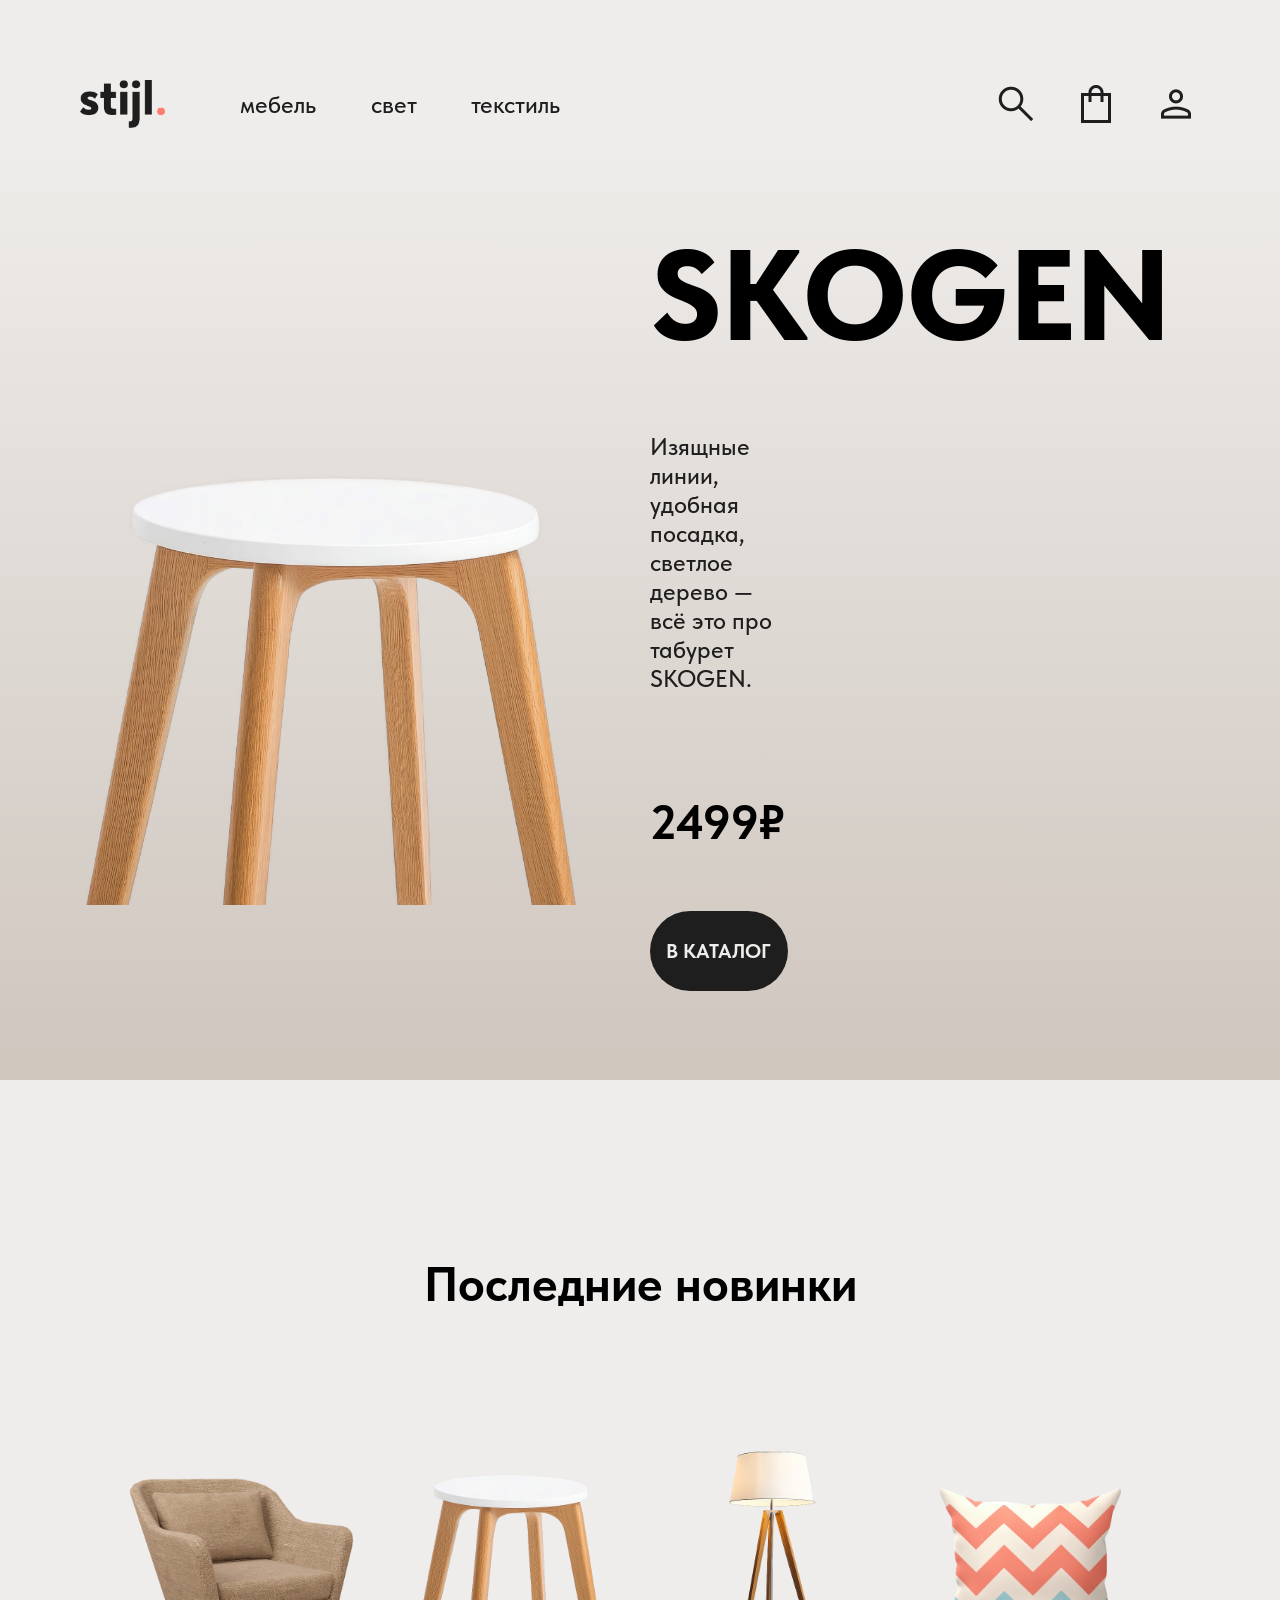
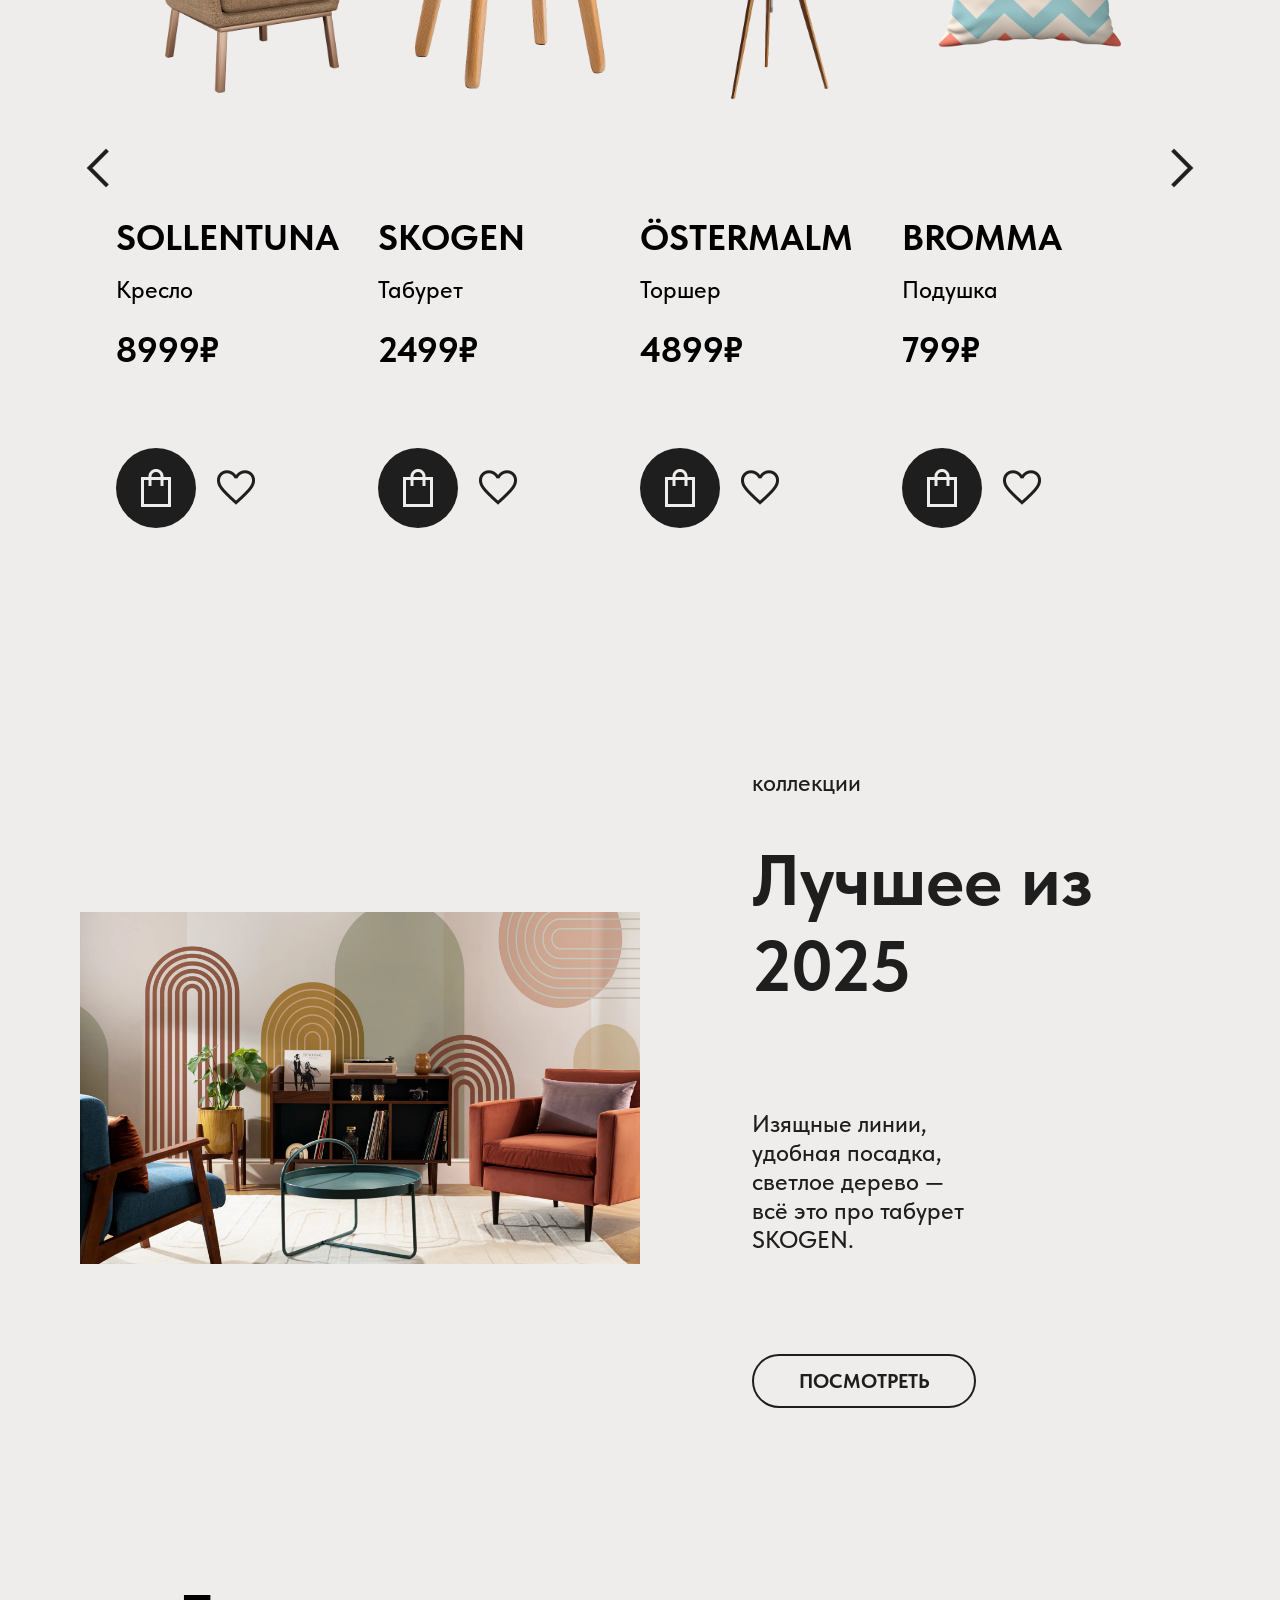
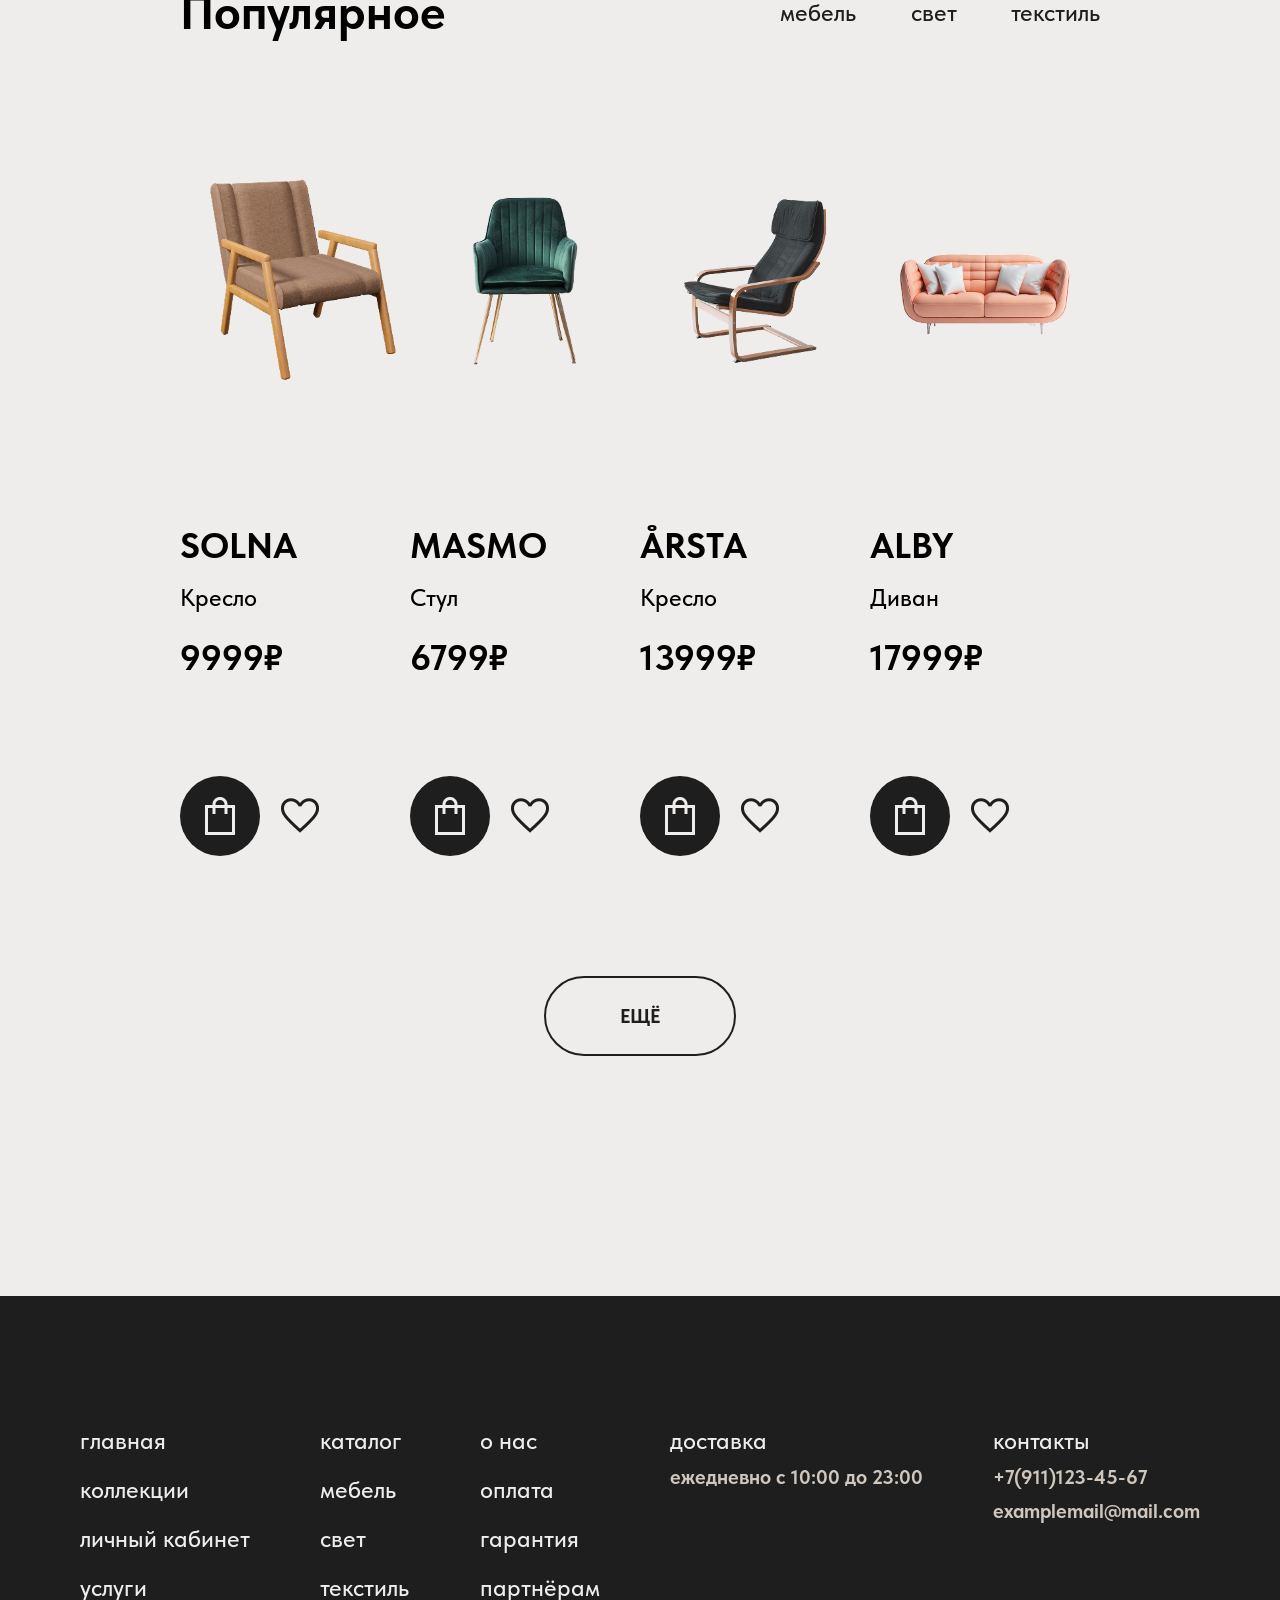
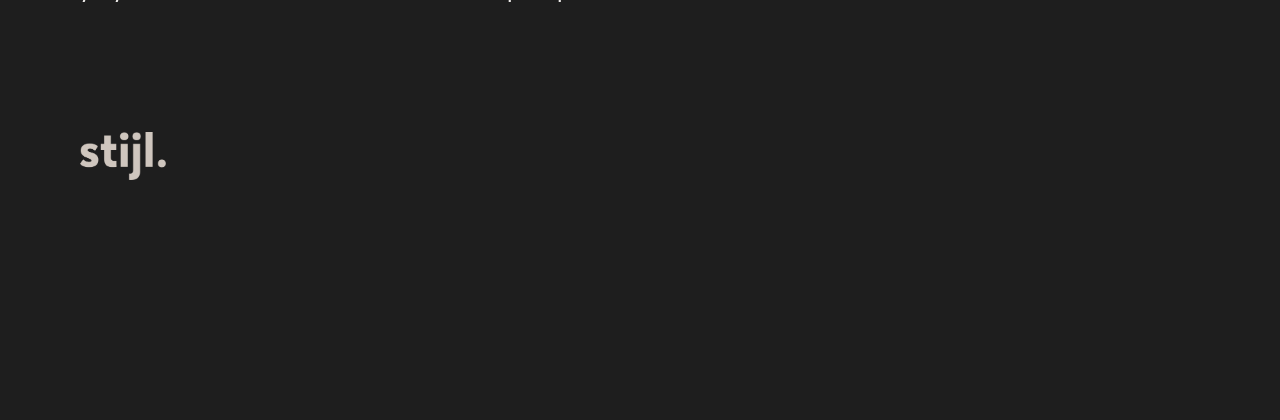
<file: index.html>
<!DOCTYPE html>
<html>
    <head>
        <meta charset="utf-8">
        <meta http-equiv="X-UA-Compatible" charset="IE=edge">
        <meta name="viewport" content="width=device-width, initial-scale=1">

        <title>stijl.</title>
        <link rel="stylesheet" href="./css/stijl_styles.css">
    </head>
    <body>
        <!-- Шапка страницы -->
        <header class="header">
            <!-- Контейнер Логотип + Каталог -->
            <div class="header_logo_catalogue">
                <!-- Логотип -->
                <a href="index.html">
                    <div class="header_logo">                   
                        <img class="header_logo_img" src="./img/stijl_logo.png" alt="stijl_logo">
                    </div>
                </a>
                    <!-- Каталог -->
                <nav class="header_catalogue">
                    <a class="header_furniture font_b" href="#">мебель</a>
                    <a class="header_lights font_b" href="#">свет</a>
                    <a class="header_fabrics font_b" href="#">текстиль</a>
                </nav>
            </div>
            <!-- Контейнер иконок -->
            <div class="header_menu">
                <form action="#" method="get">
                    <button class="header_search_button" type="submit"></button>
                </form>
                <form action="stijl_cart.html" method="get">
                    <button class="header_cart_button" type="submit"></button>
                </form>
                <form action="#" method="get">
                    <button class="header_account_button" type="submit"></button>
                </form>
            </div>
        </header>
        <!-- Hero-Block -->
        <div class="hero_block">
            <!-- Фотография Hero-Block -->
            <div class="hero_img">
                <img class="hero_skogen_img" src="./img/skogen_hero_img.png" alt="skogen_chair">
            </div>
            <!-- Содержимое Hero-Block -->
            <div class="hero_contents">
                <h1 class="hero_headline font_h0">SKOGEN</h1>
                <p class="hero_description clr_black font_b">Изящные линии, удобная посадка, светлое дерево — всё это про табурет SKOGEN.</p>
                <p class="hero_pricetag">2499₽</p>
                <button class="hero_button action_button">В КАТАЛОГ</button>
            </div>
        </div>
        <!-- Заголовок карусели новинок -->
        <div class="recents_headline">
            <h2 class="font_h2">Последние новинки</h2>
        </div>
        <!-- Контейнер карусели новинок -->
        <div class="recents">
            <button class="button_left" type="submit"></button>
            <!-- Карточка товара -->
            <div class="item_card">
                <!-- Карточка кресла SOLLENTUNA -->
                <img class="item_card_img" src="./img/item_cards/sollentuna_chair_img.png" alt="item_card_img">
                <div class="item_card_info">
                    <p class="item_card_brand font_t1">SOLLENTUNA</p>
                    <p class="item_card_description font_b">Кресло</p>
                    <p class="item_card_pricetag font_t1">8999₽</p>
                </div>
                <div class="item_card_buttons">
                    <button class="cart_button" type="submit">
                        <img class="cart_button_img" src="./img/cart_icon_light.png">
                    </button>
                    <button class="like_button" type="submit">
                        <img class="like_button_img" src="./img/like_icon.png">
                    </button>
                </div>
            </div>
            <!-- Карточка товара -->
            <div class="item_card">
                <!-- Карточка табурета SKOGEN -->
                <img class="item_card_img" src="./img/item_cards/skogen_chair_img.png" alt="item_card_img">
                <div class="item_card_info">
                    <p class="item_card_brand font_t1">SKOGEN</p>
                    <p class="item_card_description font_b">Табурет</p>
                    <p class="item_card_pricetag font_t1">2499₽</p>
                </div>
                <div class="item_card_buttons">
                    <form action="stijl_item.html" method="get">
                        <button class="cart_button" type="submit">
                            <img class="cart_button_img" src="./img/cart_icon_light.png">
                        </button>
                    </form>
                    <button class="like_button" type="submit">
                        <img class="like_button_img" src="./img/like_icon.png">
                    </button>
                </div>
            </div>
            <!-- Карточка товара -->
            <div class="item_card">
                <!-- Карточка торшера OSTERMALM -->
                <img class="item_card_img" src="./img/item_cards/ostermalm_light_img.png" alt="item_card_img">
                <div class="item_card_info">
                    <p class="item_card_brand font_t1">ÖSTERMALM</p>
                    <p class="item_card_description font_b">Торшер</p>
                    <p class="item_card_pricetag font_t1">4899₽</p>
                </div>
                <div class="item_card_buttons">
                    <button class="cart_button" type="submit">
                        <img class="cart_button_img" src="./img/cart_icon_light.png">
                    </button>
                    <button class="like_button" type="submit">
                        <img class="like_button_img" src="./img/like_icon.png">
                    </button>
                </div>
            </div>
            <!-- Карточка товара -->
            <div class="item_card">
                <!-- Карточка подушки BROMMA -->
                <img class="item_card_img" src="./img/item_cards/bromma_pillow_img.png" alt="item_card_img">
                <div class="item_card_info">
                    <p class="item_card_brand font_t1">BROMMA</p>
                    <p class="item_card_description font_b">Подушка</p>
                    <p class="item_card_pricetag font_t1">799₽</p>
                </div>
                <div class="item_card_buttons">
                    <button class="cart_button" type="submit">
                        <img class="cart_button_img" src="./img/cart_icon_light.png">
                    </button>
                    <button class="like_button" type="submit">
                        <img class="like_button_img" src="./img/like_icon.png">
                    </button>
                </div>
            </div>
            <button class="button_right" type="submit"></button>
        </div>
        <!-- Блок Коллекции -->
        <div class="collections_block">
            <!-- Фотография Блока Коллекций -->
            <div class="collections_img">
                <img class="collections_2025_img" src="./img/collection_2025_img.png" alt="collections_2025">
            </div>
            <!-- Описание Блока Коллекций -->
            <div class="collections_contents">
                <p class="collections_header clr_black font_b">коллекции</p>
                <h2 class="collections_title clr_black font_h1">Лучшее из 2025</h2>
                <p class="collections_description clr_black font_b">Изящные линии, удобная посадка, светлое дерево — всё это про табурет SKOGEN.</p>
                <button class="collections_button secondary_button">ПОСМОТРЕТЬ</button>
            </div>
        </div>
        <!-- Заголовок поулярных товаров -->
        <div class="popular_contents">
            <h2 class="font_h2">Популярное</h2>
            <!-- Блок мини-каталога популярных товаров> -->
            <div>
                <nav class="popular_catalogue">
                    <a class="header_furniture font_b" href="#">мебель</a>
                    <a class="header_lights font_b" href="#">свет</a>
                    <a class="header_fabrics font_b" href="#">текстиль</a>
                </nav>
            </div>
        </div>
          <!-- Контейнер популярных товаров -->
        <div class="popular">
            <!-- Карточка товара -->
            <div class="item_card">
                <!-- Карточка кресла SOLNA -->
                <img class="item_card_img" src="./img/item_cards/solna_chair_img.png" alt="item_card_img">
                <div class="item_card_info">
                    <p class="item_card_brand font_t1">SOLNA</p>
                    <p class="item_card_description font_b">Кресло</p>
                    <p class="item_card_pricetag font_t1">9999₽</p>
                </div>
                <div class="item_card_buttons">
                    <button class="cart_button" type="submit">
                        <img class="cart_button_img" src="./img/cart_icon_light.png">
                    </button>
                    <button class="like_button" type="submit">
                        <img class="like_button_img" src="./img/like_icon.png">
                    </button>
                </div>
            </div>
            <!-- Карточка товара -->
            <div class="item_card">
                <!-- Карточка стула MASMO -->
                <img class="item_card_img" src="./img/item_cards/masmo_chair_img.png" alt="item_card_img">
                <div class="item_card_info">
                    <p class="item_card_brand font_t1">MASMO</p>
                    <p class="item_card_description font_b">Стул</p>
                    <p class="item_card_pricetag font_t1">6799₽</p>
                </div>
                <div class="item_card_buttons">
                    <button class="cart_button" type="submit">
                        <img class="cart_button_img" src="./img/cart_icon_light.png">
                    </button>
                    <button class="like_button" type="submit">
                        <img class="like_button_img" src="./img/like_icon.png">
                    </button>
                </div>
            </div>
            <!-- Карточка товара -->
            <div class="item_card">
                <!-- Карточка кресла ÅRSTA -->
                <img class="item_card_img" src="./img/item_cards/arsta_chair_img.png" alt="item_card_img">
                <div class="item_card_info">
                    <p class="item_card_brand font_t1">ÅRSTA</p>
                    <p class="item_card_description font_b">Кресло</p>
                    <p class="item_card_pricetag font_t1">13999₽</p>
                </div>
                <div class="item_card_buttons">
                    <button class="cart_button" type="submit">
                        <img class="cart_button_img" src="./img/cart_icon_light.png">
                    </button>
                    <button class="like_button" type="submit">
                        <img class="like_button_img" src="./img/like_icon.png">
                    </button>
                </div>
            </div>
            <!-- Карточка товара -->
            <div class="item_card">
                <!-- Карточка дивана ALBY -->
                <img class="item_card_img" src="./img/item_cards/alby_sofa_img.png" alt="item_card_img">
                <div class="item_card_info">
                    <p class="item_card_brand font_t1">ALBY</p>
                    <p class="item_card_description font_b">Диван</p>
                    <p class="item_card_pricetag font_t1">17999₽</p>
                </div>
                <div class="item_card_buttons">
                    <button class="cart_button" type="submit">
                        <img class="cart_button_img" src="./img/cart_icon_light.png">
                    </button>
                    <button class="like_button" type="submit">
                        <img class="like_button_img" src="./img/like_icon.png">
                    </button>
                </div>
            </div>
        </div>
        <div class="popular_button_container">
            <button class="popular_button secondary_button">ЕЩЁ</button>
        </div>
        <div class="footer">
            <div class="footer_columns">
                <div class="footer_column">
                    <p class="clr_beige font_b footer_column_content">главная</p>
                    <p class="clr_beige font_b footer_column_content">коллекции</p>
                    <p class="clr_beige font_b footer_column_content">личный кабинет</p>
                    <p class="clr_beige font_b footer_column_content">услуги</p>
                </div>
                <div class="footer_column">
                    <p class="clr_beige font_b footer_column_content">каталог</p>
                    <p class="clr_beige font_b footer_column_content">мебель</p>
                    <p class="clr_beige font_b footer_column_content">свет</p>
                    <p class="clr_beige font_b footer_column_content">текстиль</p>
                </div>
                <div class="footer_column">
                    <p class="clr_beige font_b footer_column_content">о нас</p>
                    <p class="clr_beige font_b footer_column_content">оплата</p>
                    <p class="clr_beige font_b footer_column_content">гарантия</p>
                    <p class="clr_beige font_b footer_column_content">партнёрам</p>
                </div>
                <div class="footer_delivery_column">
                    <p class="clr_beige font_b footer_column_content">доставка</p>
                    <p class="clr_sand font_btn footer_column_content">ежедневно с 10:00 до 23:00</p>
                </div>
                <div class="footer_contacts_column">
                    <p class="clr_beige font_b footer_column_content">контакты</p>
                    <p class="clr_sand font_btn footer_column_content">+7(911)123-45-67</p>
                    <p class="clr_sand font_btn footer_column_content">examplemail@mail.com</p>
                </div>  
            </div>
            <div class="footer_logo">
                <img class="footer_logo_img" src="./img/stijl._logo_light.png" alt="stijl_logo">
            </div>
        </div>
    </body>
</html>
</file>
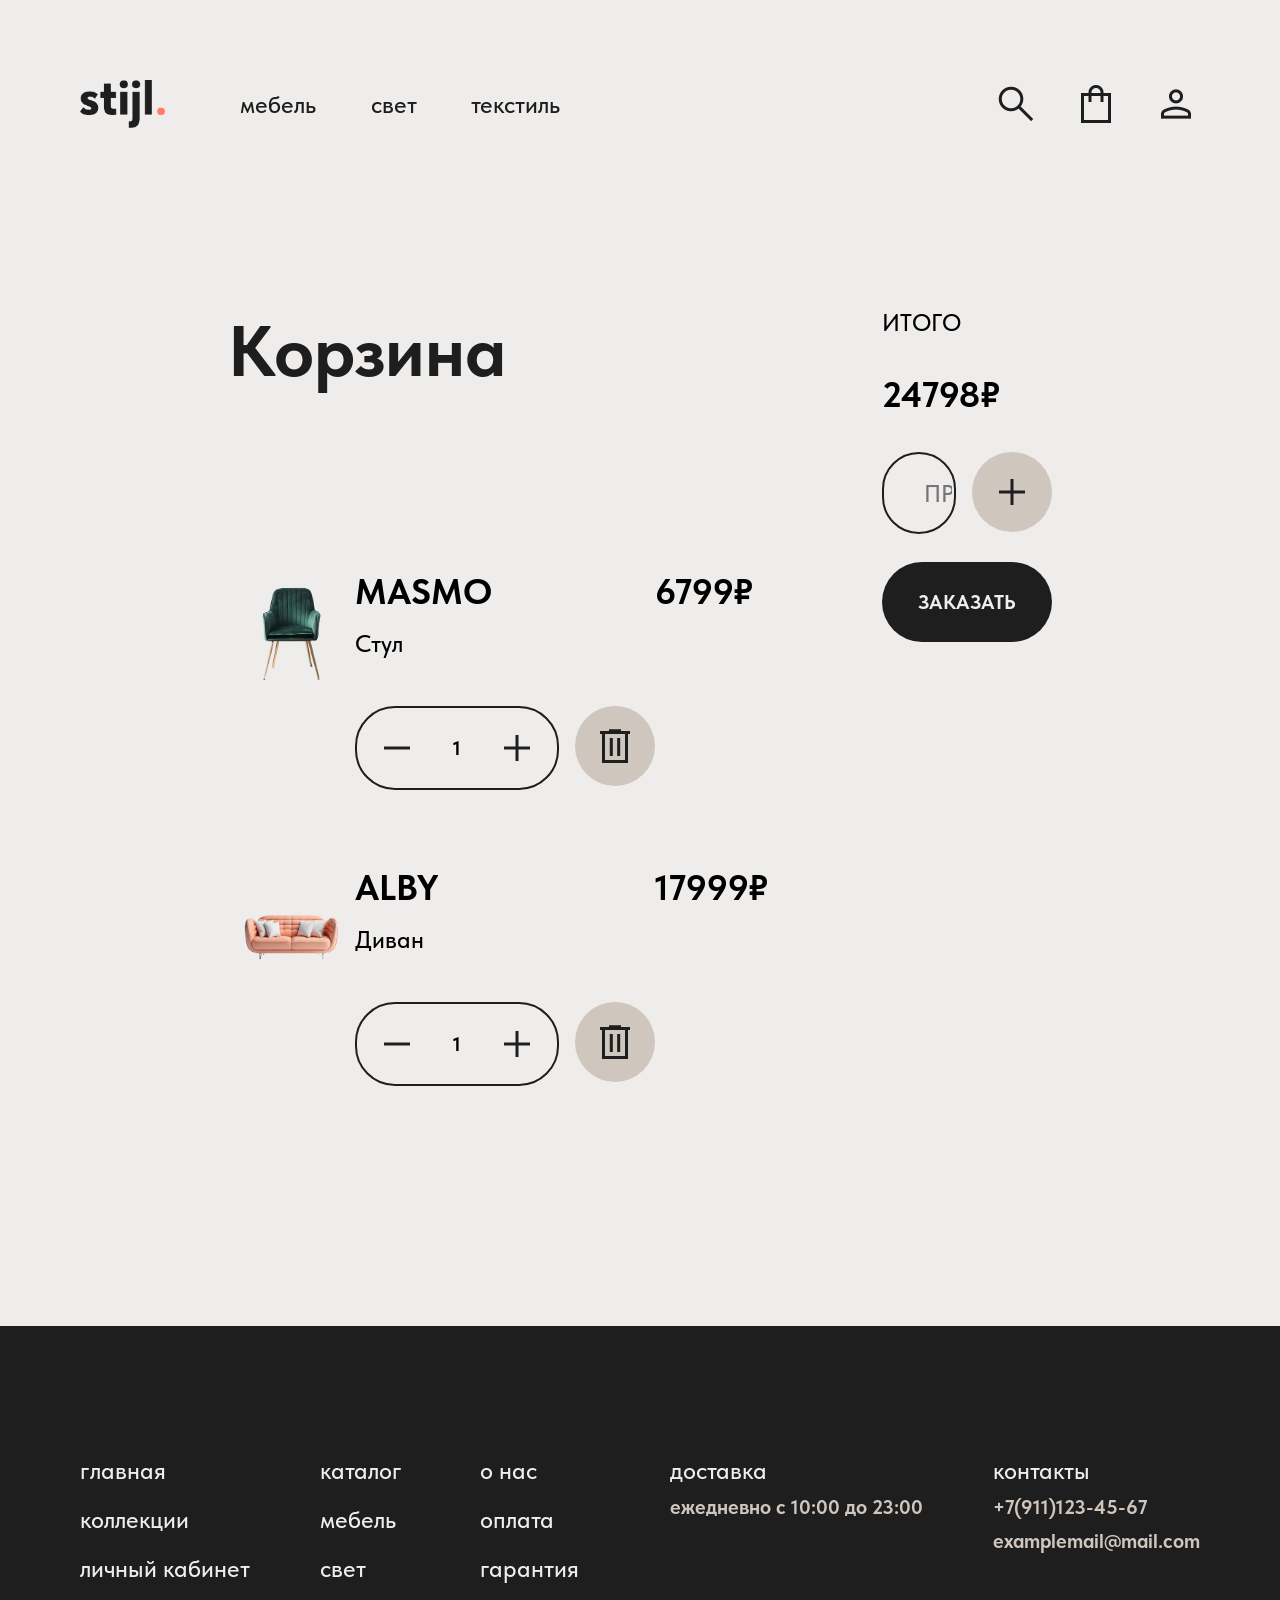
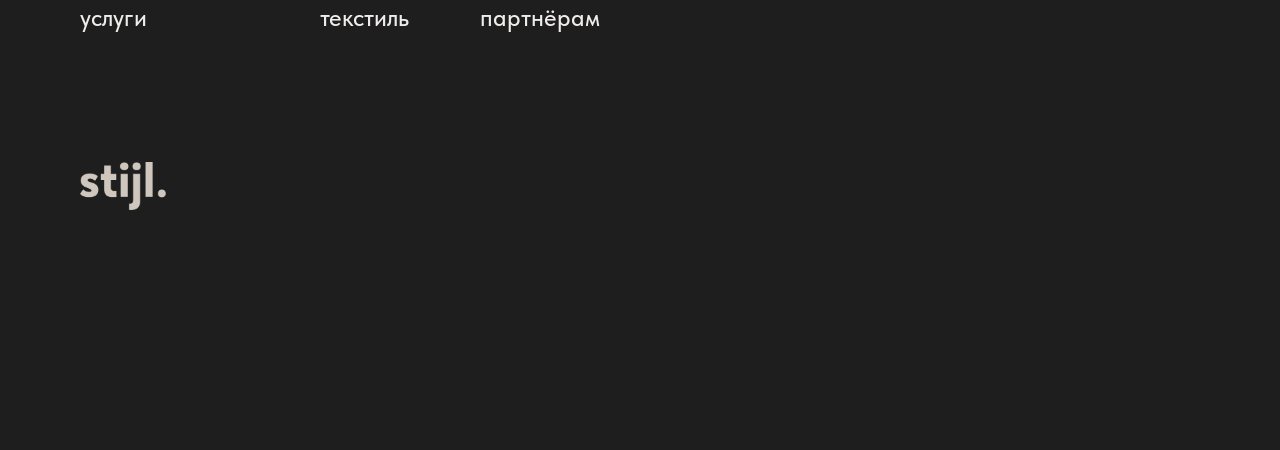
<file: stijl_cart.html>
<!DOCTYPE html>
<html>
    <head>
        <meta charset="utf-8">
        <meta http-equiv="X-UA-Compatible" charset="IE=edge">
        <meta name="viewport" content="width=device-width, initial-scale=1">

        <title>Корзина</title>
        <link rel="stylesheet" href="./css/stijl_styles.css">
    </head>
    <body>
        <!-- Шапка страницы -->
        <header class="header">
            <!-- Контейнер Логотип + Каталог -->
            <div class="header_logo_catalogue">
                <!-- Логотип -->
                <a href="index.html">
                    <div class="header_logo">                   
                        <img class="header_logo_img" src="./img/stijl_logo.png" alt="stijl_logo">
                    </div>
                </a>
                <!-- Каталог -->
                <nav class="header_catalogue">
                    <a class="header_furniture font_b" href="#">мебель</a>
                    <a class="header_lights font_b" href="#">свет</a>
                    <a class="header_fabrics font_b" href="#">текстиль</a>
                </nav>
            </div>
            <!-- Контейнер иконок -->
            <div class="header_menu">
                <form action="#" method="get">
                    <button class="header_search_button" type="submit"></button>
                </form>
                <form action="stijl_cart.html" method="get">
                    <button class="header_cart_button" type="submit"></button>
                </form>
                <form action="#" method="get">
                    <button class="header_account_button" type="submit"></button>
                </form>
            </div>
        </header>
        <!-- Контейнер Содержимое корзины + Модуль оплаты -->
        <div class="cart_screen">
            <div class="cart_contents">
                <h2 class="cart_contents_title clr_black font_h1">Корзина</h2>
                <!-- Карточка товара Стул MASMO в корзине -->
                <div class="cart_item_card">
                    <!-- Фотография -->
                    <img class="cart_item_card_img" src="./img/item_cards/masmo_chair_img.png" alt="item_card_img">
                    <!-- Блок описания + Блок кнопок Добавить и Удалить -->
                    <div class="cart_item_card_contents">
                        <p class="item_card_brand font_t1">MASMO</p>
                        <p class="item_card_description font_b">Стул</p>
                        <!-- Блок кнопок Добавить и Удалить -->
                        <div class="cart_item_card_buttons">
                            <!-- Контейнер кнопок Добавить -->
                            <div class="cart_quantity_module">
                                <button class="substract_button" type="submit">
                                    <img class="substract_button_img" src="./img/remove_icon.png">
                                </button>
                                <p class="font_btn_caps">1</p>
                                <button class="add_button" type="submit">
                                    <img class="add_button_img" src="./img/add_icon.png">
                                </button>
                            </div>
                            <!-- Кнопка Удалить -->
                            <button class="delete_button" type="submit">
                                <img class="delete_button_img" src="./img/delete_icon.png">
                            </button>
                        </div>
                    </div>
                    <!-- Цена -->
                    <p class="cart_item_card_pricetag font_t1">6799₽</p>
                </div>
                <!-- Карточка товара диван ALBY в корзине -->
                <div class="cart_item_card">
                    <!-- Фотография -->
                    <img class="cart_item_card_img" src="./img/item_cards/alby_sofa_img.png" alt="item_card_img">
                    <!-- Блок описания + Блок кнопок Добавить и Удалить -->
                    <div class="cart_item_card_contents">
                        <p class="item_card_brand font_t1">ALBY</p>
                        <p class="item_card_description font_b">Диван</p>
                        <!-- Блок кнопок Добавить и Удалить -->
                        <div class="cart_item_card_buttons">
                            <!-- Контейнер кнопок Добавить -->
                            <div class="cart_quantity_module">
                                <button class="substract_button" type="submit">
                                    <img class="substract_button_img" src="./img/remove_icon.png">
                                </button>
                                <p class="font_btn_caps">1</p>
                                <button class="add_button" type="submit">
                                    <img class="add_button_img" src="./img/add_icon.png">
                                </button>
                            </div>
                            <!-- Кнопка Удалить -->
                            <button class="delete_button" type="submit">
                                <img class="delete_button_img" src="./img/delete_icon.png">
                            </button>
                        </div>
                    </div>
                    <!-- Цена -->
                    <p class="cart_item_card_pricetag font_t1">17999₽</p>
                </div>
            </div>
            <div class="cart_payment_module">
                <h2 class="total_title font_b_caps null_margin">ИТОГО</h2>
                <p class="total_pricetag font_t1">24798₽</p>
                <div class="promocode_module">
                    <input class="promocode_input font_b_caps" type="text" name="promocode" placeholder="ПРОМОКОД">
                    <button class="delete_button" type="submit">
                        <img class="promocode_button_img" src="./img/add_icon.png">
                    </button>
                </div>
                <button class="order_button action_button">ЗАКАЗАТЬ</button>
            </div>
        </div>
        <div class="footer">
            <div class="footer_columns">
                <div class="footer_column">
                    <p class="clr_beige font_b footer_column_content">главная</p>
                    <p class="clr_beige font_b footer_column_content">коллекции</p>
                    <p class="clr_beige font_b footer_column_content">личный кабинет</p>
                    <p class="clr_beige font_b footer_column_content">услуги</p>
                </div>
                <div class="footer_column">
                    <p class="clr_beige font_b footer_column_content">каталог</p>
                    <p class="clr_beige font_b footer_column_content">мебель</p>
                    <p class="clr_beige font_b footer_column_content">свет</p>
                    <p class="clr_beige font_b footer_column_content">текстиль</p>
                </div>
                <div class="footer_column">
                    <p class="clr_beige font_b footer_column_content">о нас</p>
                    <p class="clr_beige font_b footer_column_content">оплата</p>
                    <p class="clr_beige font_b footer_column_content">гарантия</p>
                    <p class="clr_beige font_b footer_column_content">партнёрам</p>
                </div>
                <div class="footer_delivery_column">
                    <p class="clr_beige font_b footer_column_content">доставка</p>
                    <p class="clr_sand font_btn footer_column_content">ежедневно с 10:00 до 23:00</p>
                </div>
                <div class="footer_contacts_column">
                    <p class="clr_beige font_b footer_column_content">контакты</p>
                    <p class="clr_sand font_btn footer_column_content">+7(911)123-45-67</p>
                    <p class="clr_sand font_btn footer_column_content">examplemail@mail.com</p>
                </div>  
            </div>
            <div class="footer_logo">
                <img class="footer_logo_img" src="./img/stijl._logo_light.png" alt="stijl_logo">
            </div>
        </div>
    </body>
</html>
</file>
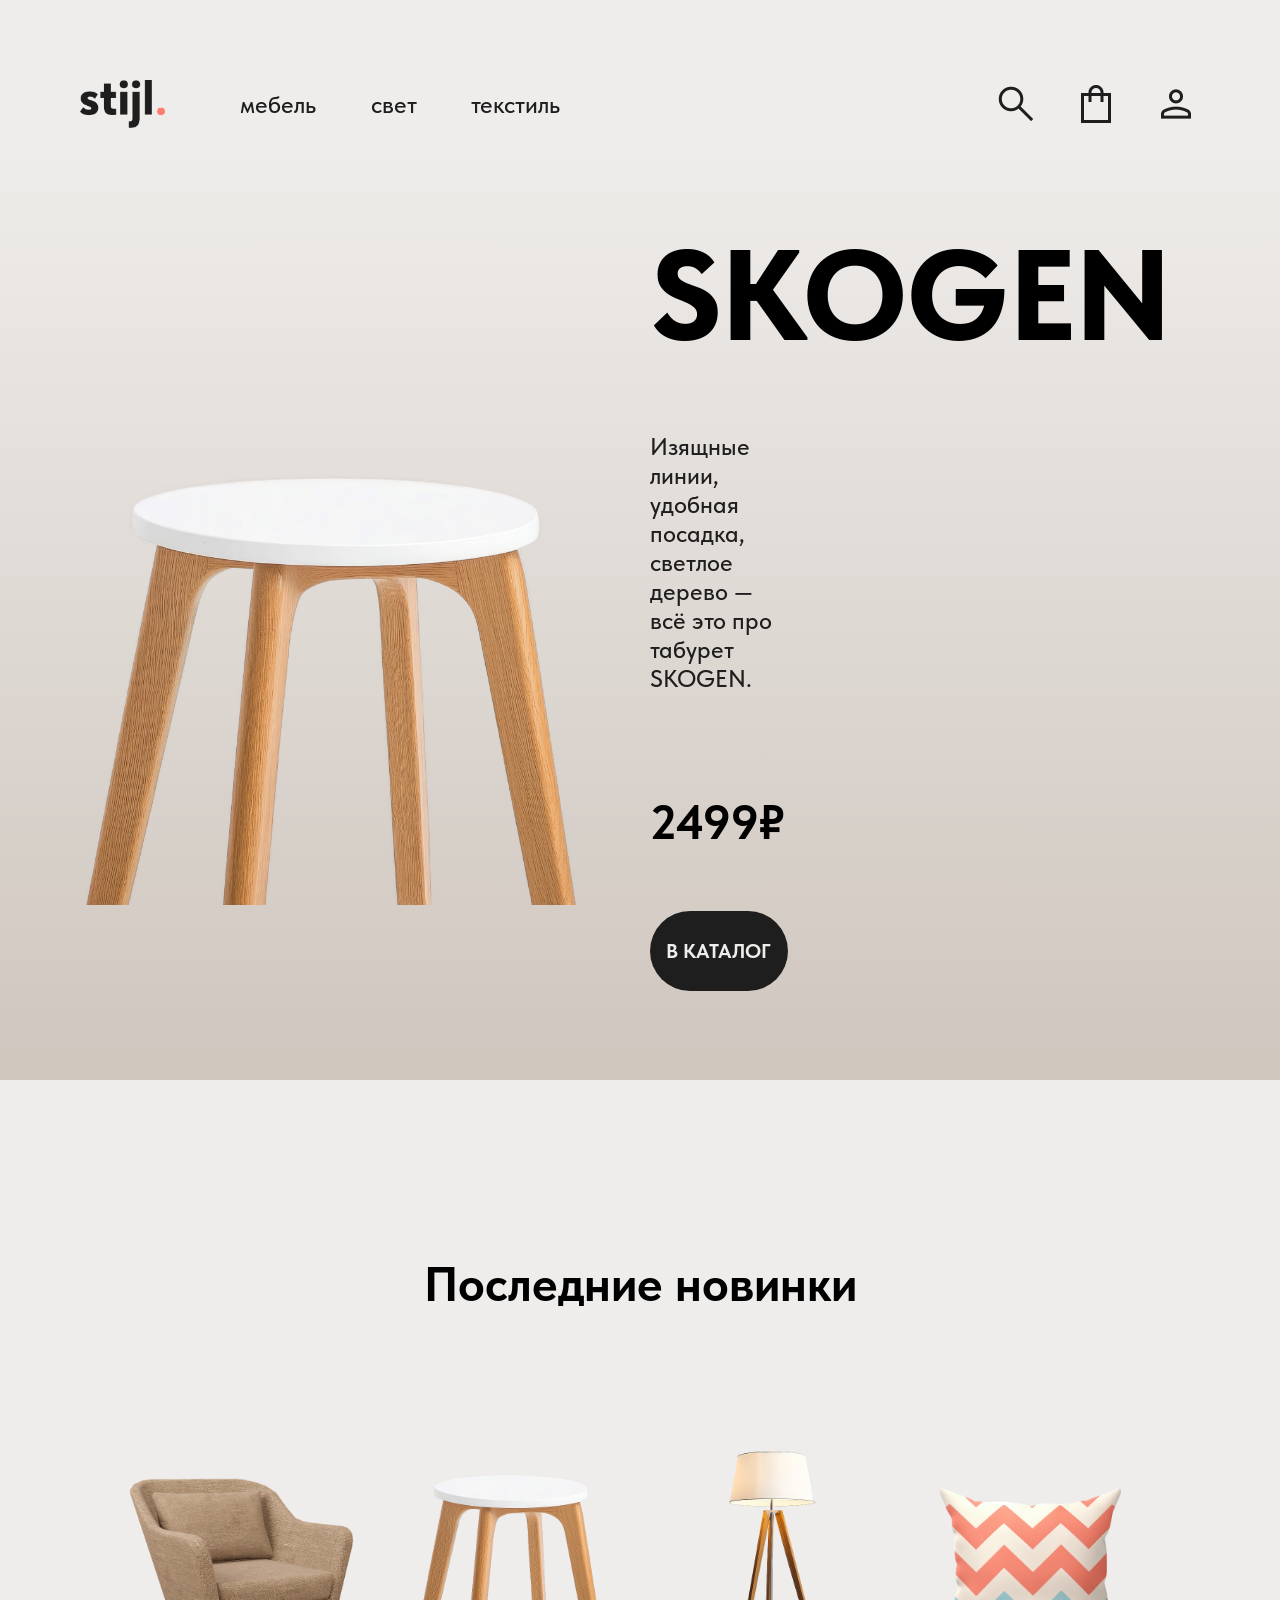
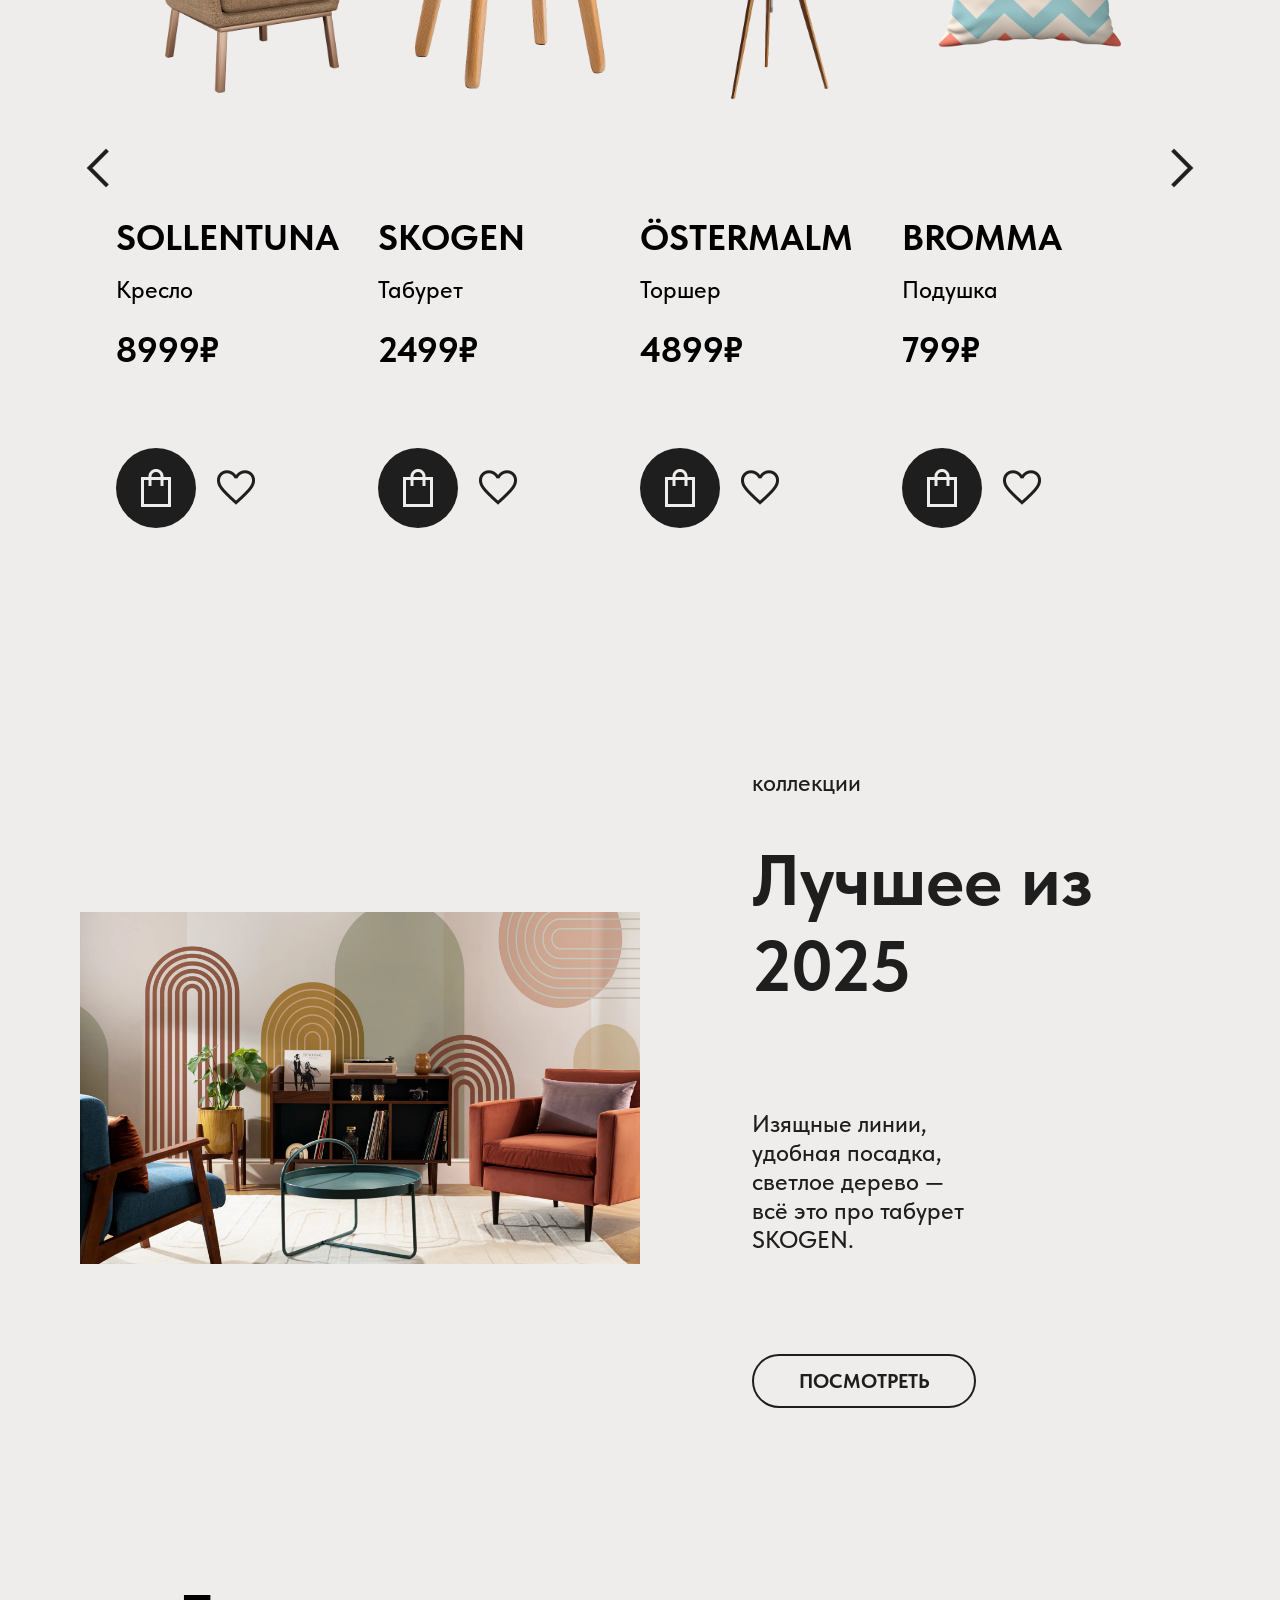
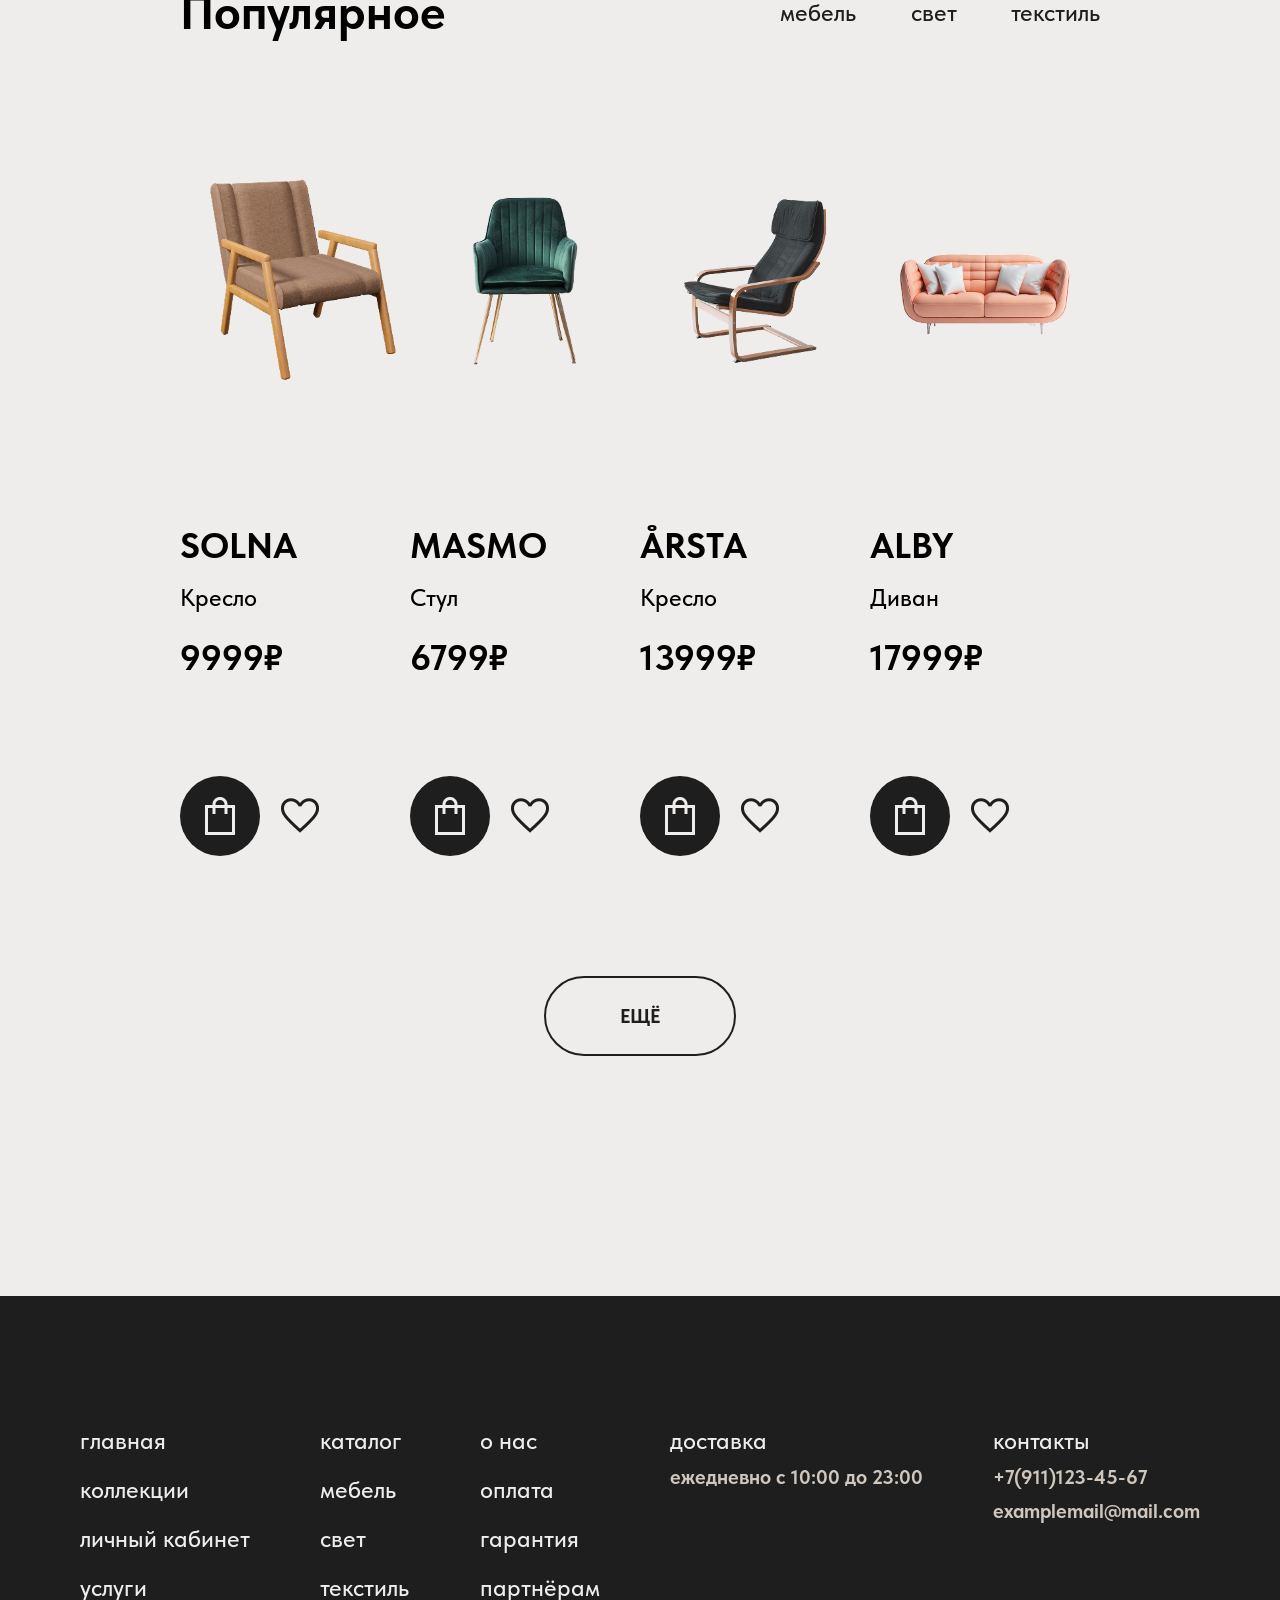
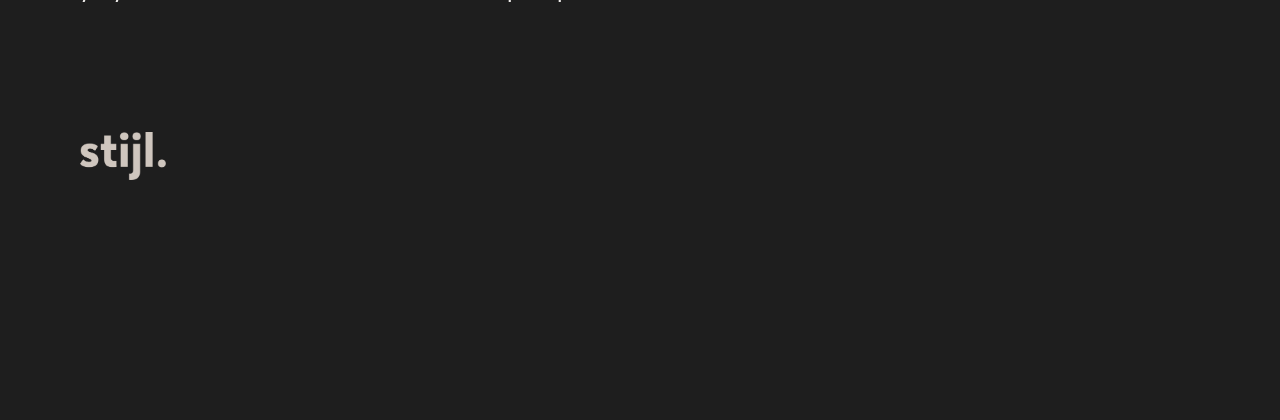
<file: stijl_index.html>
<!DOCTYPE html>
<html>
    <head>
        <meta charset="utf-8">
        <meta http-equiv="X-UA-Compatible" charset="IE=edge">
        <meta name="viewport" content="width=device-width, initial-scale=1">

        <title>stijl.</title>
        <link rel="stylesheet" href="css/stijl_styles.css">
    </head>
    <body>
        <!-- Шапка страницы -->
        <header class="header">
            <!-- Контейнер Логотип + Каталог -->
            <div class="header_logo_catalogue">
                <!-- Логотип -->
                <div class="header_logo">
                    <img class="header_logo_img" src="img/stijl_logo.png" alt="stijl_logo">
                </div>
                <!-- Каталог -->
                <nav class="header_catalogue">
                    <a class="header_furniture font_b" href="#">мебель</a>
                    <a class="header_lights font_b" href="#">свет</a>
                    <a class="header_fabrics font_b" href="#">текстиль</a>
                </nav>
            </div>
            <!-- Контейнер иконок -->
            <div class="header_menu">
                <form action="#" method="get">
                    <button class="header_search_button" type="submit"></button>
                </form>
                <form action="stijl_cart.html" method="get">
                    <button class="header_cart_button" type="submit"></button>
                </form>
                <form action="#" method="get">
                    <button class="header_account_button" type="submit"></button>
                </form>
            </div>
        </header>
        <!-- Hero-Block -->
        <div class="hero_block">
            <!-- Фотография Hero-Block -->
            <div class="hero_img">
                <img class="hero_skogen_img" src="img/skogen_hero_img.png" alt="skogen_chair">
            </div>
            <!-- Содержимое Hero-Block -->
            <div class="hero_contents">
                <h1 class="hero_headline font_h0">SKOGEN</h1>
                <p class="hero_description clr_black font_b">Изящные линии, удобная посадка, светлое дерево — всё это про табурет SKOGEN.</p>
                <p class="hero_pricetag">2499₽</p>
                <button class="hero_button action_button">В КАТАЛОГ</button>
            </div>
        </div>
        <!-- Заголовок карусели новинок -->
        <div class="recents_headline">
            <h2 class="font_h2">Последние новинки</h2>
        </div>
        <!-- Контейнер карусели новинок -->
        <div class="recents">
            <button class="button_left" type="submit"></button>
            <!-- Карточка товара -->
            <div class="item_card">
                <!-- Карточка кресла SOLLENTUNA -->
                <img class="item_card_img" src="/img/item_cards/sollentuna_chair_img.png" alt="item_card_img">
                <div class="item_card_info">
                    <p class="item_card_brand font_t1">SOLLENTUNA</p>
                    <p class="item_card_description font_b">Кресло</p>
                    <p class="item_card_pricetag font_t1">8999₽</p>
                </div>
                <div class="item_card_buttons">
                    <button class="cart_button" type="submit">
                        <img class="cart_button_img" src="img/cart_icon_light.png">
                    </button>
                    <button class="like_button" type="submit">
                        <img class="like_button_img" src="img/like_icon.png">
                    </button>
                </div>
            </div>
            <!-- Карточка товара -->
            <div class="item_card">
                <!-- Карточка табурета SKOGEN -->
                <img class="item_card_img" src="/img/item_cards/skogen_chair_img.png" alt="item_card_img">
                <div class="item_card_info">
                    <p class="item_card_brand font_t1">SKOGEN</p>
                    <p class="item_card_description font_b">Табурет</p>
                    <p class="item_card_pricetag font_t1">2499₽</p>
                </div>
                <div class="item_card_buttons">
                    <form action="stijl_item.html" method="get">
                        <button class="cart_button" type="submit">
                            <img class="cart_button_img" src="img/cart_icon_light.png">
                        </button>
                    </form>
                    <button class="like_button" type="submit">
                        <img class="like_button_img" src="img/like_icon.png">
                    </button>
                </div>
            </div>
            <!-- Карточка товара -->
            <div class="item_card">
                <!-- Карточка торшера OSTERMALM -->
                <img class="item_card_img" src="/img/item_cards/ostermalm_light_img.png" alt="item_card_img">
                <div class="item_card_info">
                    <p class="item_card_brand font_t1">ÖSTERMALM</p>
                    <p class="item_card_description font_b">Торшер</p>
                    <p class="item_card_pricetag font_t1">4899₽</p>
                </div>
                <div class="item_card_buttons">
                    <button class="cart_button" type="submit">
                        <img class="cart_button_img" src="img/cart_icon_light.png">
                    </button>
                    <button class="like_button" type="submit">
                        <img class="like_button_img" src="img/like_icon.png">
                    </button>
                </div>
            </div>
            <!-- Карточка товара -->
            <div class="item_card">
                <!-- Карточка подушки BROMMA -->
                <img class="item_card_img" src="/img/item_cards/bromma_pillow_img.png" alt="item_card_img">
                <div class="item_card_info">
                    <p class="item_card_brand font_t1">BROMMA</p>
                    <p class="item_card_description font_b">Подушка</p>
                    <p class="item_card_pricetag font_t1">799₽</p>
                </div>
                <div class="item_card_buttons">
                    <button class="cart_button" type="submit">
                        <img class="cart_button_img" src="img/cart_icon_light.png">
                    </button>
                    <button class="like_button" type="submit">
                        <img class="like_button_img" src="img/like_icon.png">
                    </button>
                </div>
            </div>
            <button class="button_right" type="submit"></button>
        </div>
        <!-- Блок Коллекции -->
        <div class="collections_block">
            <!-- Фотография Блока Коллекций -->
            <div class="collections_img">
                <img class="collections_2025_img" src="img/collection_2025_img.png" alt="collections_2025">
            </div>
            <!-- Описание Блока Коллекций -->
            <div class="collections_contents">
                <p class="collections_header clr_black font_b">коллекции</p>
                <h2 class="collections_title clr_black font_h1">Лучшее из 2025</h2>
                <p class="collections_description clr_black font_b">Изящные линии, удобная посадка, светлое дерево — всё это про табурет SKOGEN.</p>
                <button class="collections_button secondary_button">ПОСМОТРЕТЬ</button>
            </div>
        </div>
        <!-- Заголовок поулярных товаров -->
        <div class="popular_contents">
            <h2 class="font_h2">Популярное</h2>
            <!-- Блок мини-каталога популярных товаров> -->
            <div>
                <nav class="popular_catalogue">
                    <a class="header_furniture font_b" href="#">мебель</a>
                    <a class="header_lights font_b" href="#">свет</a>
                    <a class="header_fabrics font_b" href="#">текстиль</a>
                </nav>
            </div>
        </div>
          <!-- Контейнер популярных товаров -->
        <div class="popular">
            <!-- Карточка товара -->
            <div class="item_card">
                <!-- Карточка кресла SOLNA -->
                <img class="item_card_img" src="/img/item_cards/solna_chair_img.png" alt="item_card_img">
                <div class="item_card_info">
                    <p class="item_card_brand font_t1">SOLNA</p>
                    <p class="item_card_description font_b">Кресло</p>
                    <p class="item_card_pricetag font_t1">9999₽</p>
                </div>
                <div class="item_card_buttons">
                    <button class="cart_button" type="submit">
                        <img class="cart_button_img" src="img/cart_icon_light.png">
                    </button>
                    <button class="like_button" type="submit">
                        <img class="like_button_img" src="img/like_icon.png">
                    </button>
                </div>
            </div>
            <!-- Карточка товара -->
            <div class="item_card">
                <!-- Карточка стула MASMO -->
                <img class="item_card_img" src="/img/item_cards/masmo_chair_img.png" alt="item_card_img">
                <div class="item_card_info">
                    <p class="item_card_brand font_t1">MASMO</p>
                    <p class="item_card_description font_b">Стул</p>
                    <p class="item_card_pricetag font_t1">6799₽</p>
                </div>
                <div class="item_card_buttons">
                    <button class="cart_button" type="submit">
                        <img class="cart_button_img" src="img/cart_icon_light.png">
                    </button>
                    <button class="like_button" type="submit">
                        <img class="like_button_img" src="img/like_icon.png">
                    </button>
                </div>
            </div>
            <!-- Карточка товара -->
            <div class="item_card">
                <!-- Карточка кресла ÅRSTA -->
                <img class="item_card_img" src="/img/item_cards/arsta_chair_img.png" alt="item_card_img">
                <div class="item_card_info">
                    <p class="item_card_brand font_t1">ÅRSTA</p>
                    <p class="item_card_description font_b">Кресло</p>
                    <p class="item_card_pricetag font_t1">13999₽</p>
                </div>
                <div class="item_card_buttons">
                    <button class="cart_button" type="submit">
                        <img class="cart_button_img" src="img/cart_icon_light.png">
                    </button>
                    <button class="like_button" type="submit">
                        <img class="like_button_img" src="img/like_icon.png">
                    </button>
                </div>
            </div>
            <!-- Карточка товара -->
            <div class="item_card">
                <!-- Карточка дивана ALBY -->
                <img class="item_card_img" src="/img/item_cards/alby_sofa_img.png" alt="item_card_img">
                <div class="item_card_info">
                    <p class="item_card_brand font_t1">ALBY</p>
                    <p class="item_card_description font_b">Диван</p>
                    <p class="item_card_pricetag font_t1">17999₽</p>
                </div>
                <div class="item_card_buttons">
                    <button class="cart_button" type="submit">
                        <img class="cart_button_img" src="img/cart_icon_light.png">
                    </button>
                    <button class="like_button" type="submit">
                        <img class="like_button_img" src="img/like_icon.png">
                    </button>
                </div>
            </div>
        </div>
        <div class="popular_button_container">
            <button class="popular_button secondary_button">ЕЩЁ</button>
        </div>
        <div class="footer">
            <div class="footer_columns">
                <div class="footer_column">
                    <p class="clr_beige font_b footer_column_content">главная</p>
                    <p class="clr_beige font_b footer_column_content">коллекции</p>
                    <p class="clr_beige font_b footer_column_content">личный кабинет</p>
                    <p class="clr_beige font_b footer_column_content">услуги</p>
                </div>
                <div class="footer_column">
                    <p class="clr_beige font_b footer_column_content">каталог</p>
                    <p class="clr_beige font_b footer_column_content">мебель</p>
                    <p class="clr_beige font_b footer_column_content">свет</p>
                    <p class="clr_beige font_b footer_column_content">текстиль</p>
                </div>
                <div class="footer_column">
                    <p class="clr_beige font_b footer_column_content">о нас</p>
                    <p class="clr_beige font_b footer_column_content">оплата</p>
                    <p class="clr_beige font_b footer_column_content">гарантия</p>
                    <p class="clr_beige font_b footer_column_content">партнёрам</p>
                </div>
                <div class="footer_delivery_column">
                    <p class="clr_beige font_b footer_column_content">доставка</p>
                    <p class="clr_sand font_btn footer_column_content">ежедневно с 10:00 до 23:00</p>
                </div>
                <div class="footer_contacts_column">
                    <p class="clr_beige font_b footer_column_content">контакты</p>
                    <p class="clr_sand font_btn footer_column_content">+7(911)123-45-67</p>
                    <p class="clr_sand font_btn footer_column_content">examplemail@mail.com</p>
                </div>  
            </div>
            <div class="footer_logo">
                <img class="footer_logo_img" src="img/stijl._logo_light.png" alt="stijl_logo">
            </div>
        </div>
    </body>
</html>
</file>
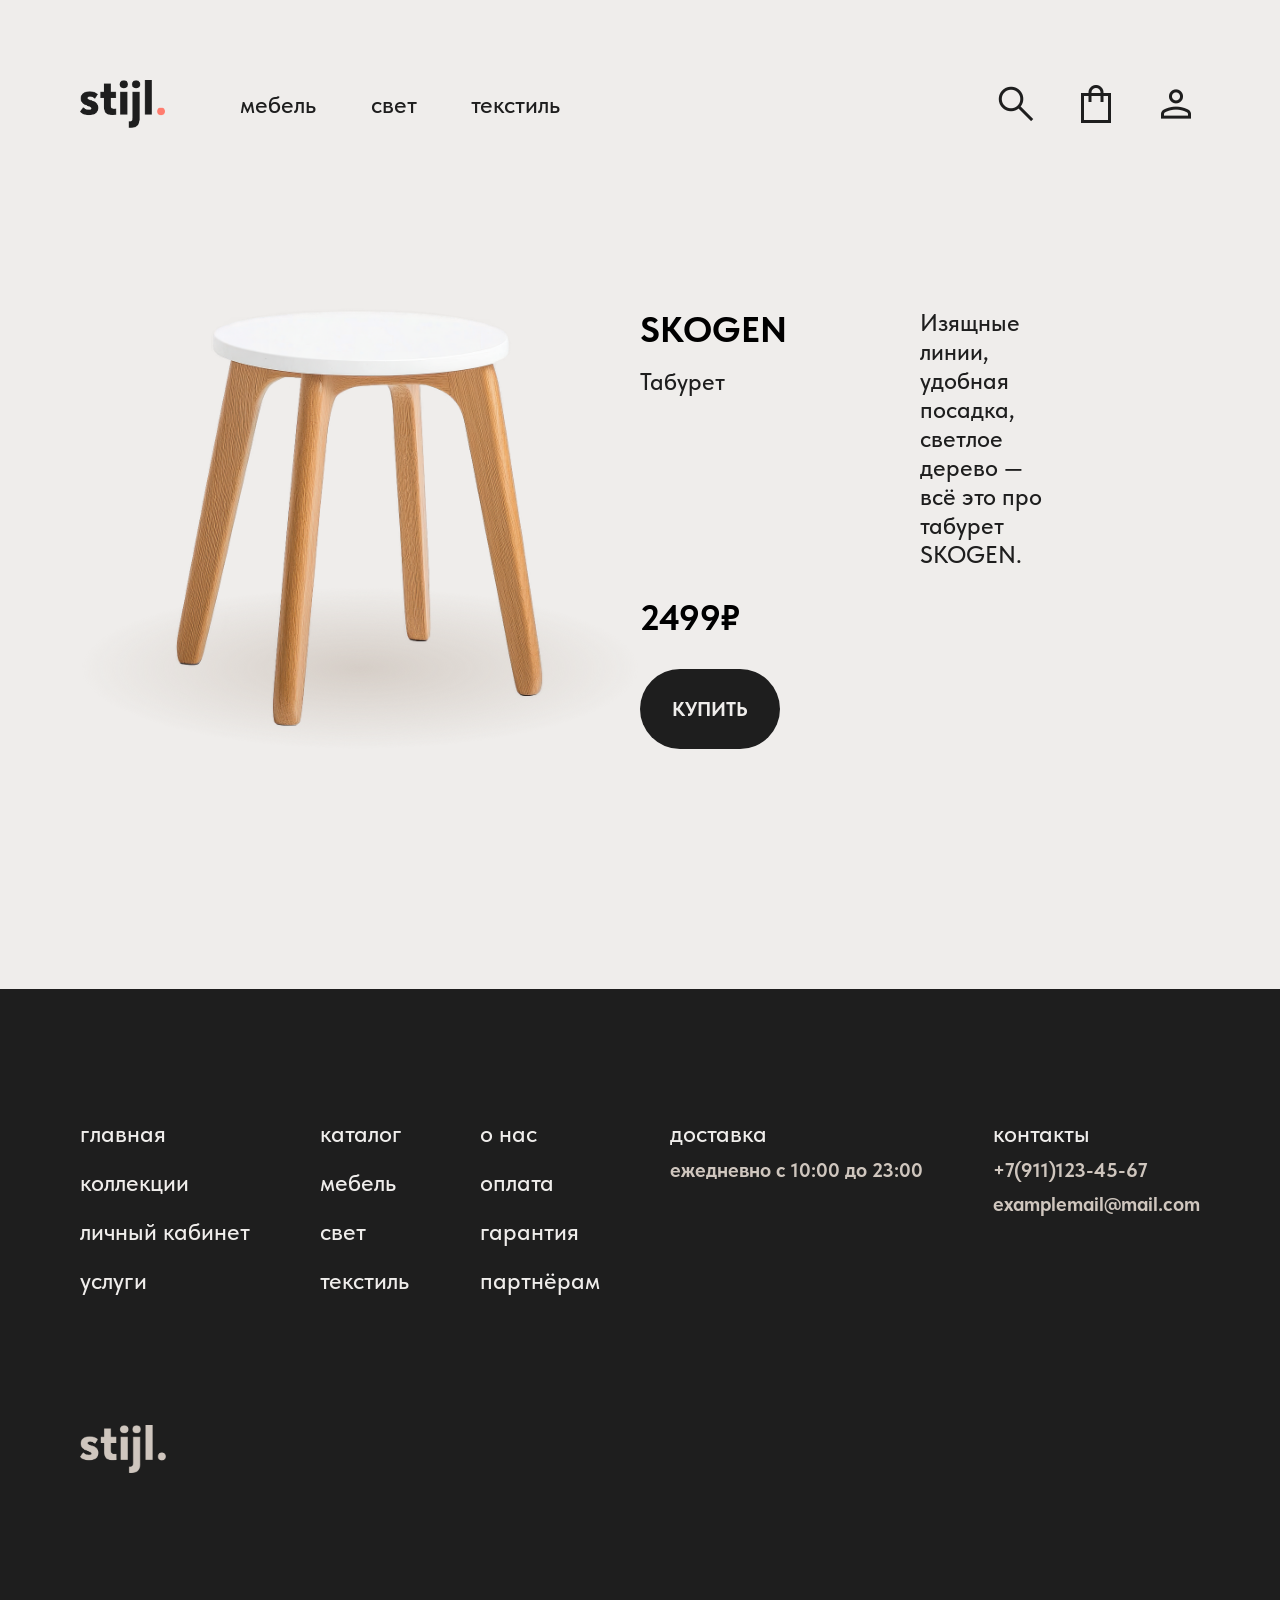
<file: stijl_item.html>
<!DOCTYPE html>
<html>
    <head>
        <meta charset="utf-8">
        <meta http-equiv="X-UA-Compatible" charset="IE=edge">
        <meta name="viewport" content="width=device-width, initial-scale=1">

        <title>Товар</title>
        <link rel="stylesheet" href="./css/stijl_styles.css">
    </head>
    <body>
        <!-- Шапка страницы -->
        <header class="header">
            <!-- Контейнер Логотип + Каталог -->
            <div class="header_logo_catalogue">
                <!-- Логотип -->
                <a href="index.html">
                    <div class="header_logo">                   
                        <img class="header_logo_img" src="./img/stijl_logo.png" alt="stijl_logo">
                    </div>
                </a>
                <!-- Каталог -->
                <nav class="header_catalogue">
                    <a class="header_furniture font_b" href="#">мебель</a>
                    <a class="header_lights font_b" href="#">свет</a>
                    <a class="header_fabrics font_b" href="#">текстиль</a>
                </nav>
            </div>
            <!-- Контейнер иконок -->
            <div class="header_menu">
                <form action="#" method="get">
                    <button class="header_search_button" type="submit"></button>
                </form>
                <form action="stijl_cart.html" method="get">
                    <button class="header_cart_button" type="submit"></button>
                </form>
                <form action="#" method="get">
                    <button class="header_account_button" type="submit"></button>
                </form>
            </div>
        </header>
        <div class="item_page_screen">
            <div class="item_page_photo">
                <img class="item_page_img" src="./img/item_cards/skogen_chair_shadow_img.png" alt="skogen_chair_shadow">
            </div>
            <div class="item_page_contents">
                <h1 class="item_page_headline font_t1 null_margin">SKOGEN</h1>
                <p class="item_page_name clr_black font_b null_margin">Табурет</p>
                <p class="item_page_pricetag font_t1 null_margin">2499₽</p>
                <button class="item_page_button action_button null_margin">КУПИТЬ</button>
            </div>
            <div class="item_page_description">
                <p class="item_page_description_text clr_black font_b null_margin">Изящные линии, удобная посадка, светлое дерево — всё это про табурет SKOGEN.</p>
            </div>
        </div>
         <div class="footer">
            <div class="footer_columns">
                <div class="footer_column">
                    <p class="clr_beige font_b footer_column_content">главная</p>
                    <p class="clr_beige font_b footer_column_content">коллекции</p>
                    <p class="clr_beige font_b footer_column_content">личный кабинет</p>
                    <p class="clr_beige font_b footer_column_content">услуги</p>
                </div>
                <div class="footer_column">
                    <p class="clr_beige font_b footer_column_content">каталог</p>
                    <p class="clr_beige font_b footer_column_content">мебель</p>
                    <p class="clr_beige font_b footer_column_content">свет</p>
                    <p class="clr_beige font_b footer_column_content">текстиль</p>
                </div>
                <div class="footer_column">
                    <p class="clr_beige font_b footer_column_content">о нас</p>
                    <p class="clr_beige font_b footer_column_content">оплата</p>
                    <p class="clr_beige font_b footer_column_content">гарантия</p>
                    <p class="clr_beige font_b footer_column_content">партнёрам</p>
                </div>
                <div class="footer_delivery_column">
                    <p class="clr_beige font_b footer_column_content">доставка</p>
                    <p class="clr_sand font_btn footer_column_content">ежедневно с 10:00 до 23:00</p>
                </div>
                <div class="footer_contacts_column">
                    <p class="clr_beige font_b footer_column_content">контакты</p>
                    <p class="clr_sand font_btn footer_column_content">+7(911)123-45-67</p>
                    <p class="clr_sand font_btn footer_column_content">examplemail@mail.com</p>
                </div>  
            </div>
            <div class="footer_logo">
                <img class="footer_logo_img" src="./img/stijl._logo_light.png" alt="stijl_logo">
            </div>
        </div>
    </body>
</html>
</file>
<file: css/stijl_styles.css>
body
{
    height: 100%;
    margin: 0px;
    padding: 0px;
    background-color: #EFEDEB;
}
html
{
    height: 100%;
}

/*Подключение локальных шрифтов*/
@font-face {
	font-family: "TildaSansWebExtraBold";
	src: 
		url("../fonts/tilda-sans_extra-bold-.woff2") format("woff2"),
		url("../fonts/tilda-sans_extra-bold-.woff") format("woff");
	font-weight: normal;
	font-style: normal;
}
@font-face {
	font-family: "TildaSansWebBold";
	src: 
		url("../fonts/tilda-sans_bold.woff2") format("woff2"),
		url("../fonts/tilda-sans_bold.woff") format("woff");
	font-weight: bold;
	font-style: normal;
}
@font-face {
	font-family: "TildaSansWebMedium";
	src: 
		url("../fonts/tilda-sans_medium.woff2") format("woff2"),
		url("../fonts/tilda-sans_medium.woff") format("woff");
	font-weight: normal;
	font-style: normal;
}

/*UI-Kit Обозначение шрифтовых кеглей и начертаний*/
.font_h0
{
    font-family: "TildaSansWebExtraBold", sans-serif;
    font-weight: normal;
    font-size: 128px;
}
.font_h1
{
    font-family: "TildaSansWebBold", sans-serif;
    font-weight: normal;
    font-size: 72px;
}
.font_h2
{
    font-family: "TildaSansWebBold", sans-serif;
    font-weight: normal;
    font-size: 48px;
}
.font_t1
{
    font-family: "TildaSansWebBold", sans-serif;
    font-weight: normal;
    font-size: 36px;
    letter-spacing: 8%;
}
.font_b
{
    font-family: "TildaSansWebMedium", sans-serif;
    font-weight: normal;
    font-size: 24px;
}
.font_b_caps
{
    font-family: "TildaSansWebMedium", sans-serif;
    font-weight: normal;
    font-size: 24px;
    letter-spacing: 8%;
}
.font_btn
{
    font-family: "TildaSansWebBold", sans-serif;
    font-weight: normal;
    font-size: 20px;
}
.font_btn_caps
{
    font-family: "TildaSansWebBold", sans-serif;
    font-weight: normal;
    font-size: 20px;
    letter-spacing: 8%;
}

/*UI-Kit Обозначение цветовой палитры*/
.clr_black
{
    color: #1E1E1E;
}
.clr_coral
{
    color: #FF7C6E;
}
.clr_pine
{
    color: #243A2D;
}
.clr_sand
{
    color: #CFC6BE;
}
.clr_beige
{
    color: #EFEDEB;
}

/*UI-Kit Обозначение кнопок*/
.action_button
{
    height: 80px;

    background-color: #1E1E1E;
    border: 0px;
    border-radius: 40px;

    font-family: "TildaSansWebBold", sans-serif;
    font-weight: normal;
    font-size: 20px;
    letter-spacing: 8%;
    color: #EFEDEB;

    transition: 0.3s;
}
.action_button:hover
{
    background-color: #FF7C6E;
}
.secondary_button
{
    height: 80px;

    background-color: #EFEDEB;
    border: 2px;
    border-style: solid;
    border-color: #1E1E1E;
    border-radius: 40px;

    font-family: "TildaSansWebBold", sans-serif;
    font-weight: normal;
    font-size: 20px;
    letter-spacing: 8%;
    color: #1E1E1E;

    transition: 0.3s;
}
.secondary_button:hover
{
    background-color: #1E1E1E;
    color: #EFEDEB;
}
.null_margin
{
    margin: 0px;
}

/*СТАРТ*/

/*Шапка страницы*/
.header 
{
    display: flex;
    flex-direction: row;
    justify-content: space-between;
    align-items: center;

    height: 48px;
    width: auto;

    padding-top: 80px;
    padding-left: 80px;
    padding-right: 80px;

    background-color: #EFEDEB;
}
.header_logo /*Контейнер с логотипом*/
{
    height: 48px;
    width: auto;
}
.header_logo_img /*Логотип*/
{
    height: 100%;
    width: auto;
}
.header_catalogue /*Контейнер с каталогом*/
{
    display: flex;
    flex-direction: row;
    justify-content: space-between;
    align-items: center;
    
    height: 100%;
    width: 320px;
}
.header_furniture /*Каталог Мебель*/
{
    color: #1E1E1E;
    text-decoration: none;
}
.header_lights /*Каталог Свет*/
{
    color: #1E1E1E;
    text-decoration: none;
}
.header_fabrics /*Каталог Текстиль*/
{
    color: #1E1E1E;
    text-decoration: none;
}
.header_logo_catalogue /*Контейнер Лого + Каталог*/
{
    display: flex;
    flex-direction: row;
    justify-content: space-between;
    align-items: flex-start;

    height: 100%;
    width: 480px;
}
.header_menu /*Контейнер иконок*/
{
    display: flex;
    flex-direction: row;
    justify-content: space-between;

    height: 100%;
}
.header_search_button /*Иконка Поиск*/
{
    height: 48px;
    width: 48px;

    padding: 0px;
    border: 0px;
    margin-right: 16px;
    background: url(../img/search_icon.png) center / 48px 48px no-repeat;

    transition: 0.3s;
}
.header_search_button:hover
{
    transform: scale(1.1);
    opacity: 50%;
}
.header_cart_button /*Иконка Корзина*/
{
    height: 48px;
    width: 48px;

    padding: 0px;
    border: 0px;
    margin-right: 16px;
    margin-left: 16px;
    background: url(../img/cart_icon.png) center / 48px 48px no-repeat;

    transition: 0.3s;
}
.header_cart_button:hover
{
    transform: scale(1.1);
    opacity: 50%;
}
.header_account_button /*Иконка ЛК*/
{
    height: 48px;
    width: 48px;

    padding: 0px;
    border: 0px;
    margin-left: 16px;
    background: url(../img/account_icon.png) center / 48px 48px no-repeat;

    transition: 0.3s;
}
.header_account_button:hover
{
    transform: scale(1.1);
    opacity: 50%;
}
/*Hero-Block*/
.hero_block
{
    display: flex;
    flex-direction: row;
    justify-content: space-between;
    align-items: center;
    
    height: 952px;
    width: auto;

    padding-left: 80px;
    padding-right: 80px;

    background: linear-gradient(#EFEDEB, #CFC6BE);
}
.hero_img /*Контейнер изображения Hero-Block*/
{
    height: 100%;
    width: 50%;

    margin-right: 10px;
}
.hero_skogen_img /*Изображение Hero-Block*/
{
    height: 100%;
    width: 100%;
    object-fit: scale-down;
}
.hero_contents /*Контейнер описания и текст Hero-Block*/
{
    display: flex;
    flex-direction: column;
    justify-content: center;
    align-items: flex-start; 

    height: 100%;
    width: 50%;

    margin-left: 10px;
}
.hero_headline /*Заголовок Hero-Block*/
{
    margin: 0px;
}
.hero_description /*Описание Hero-Block*/
{
    width: 25%;
    
    margin-top: 60px;
    margin-bottom: 0px;
}
.hero_pricetag /*Ценник Hero-Block*/
{
    width: 50%;

    margin-top: 100px;
    margin-bottom: 0px;

    font-family: "TildaSansWebBold", sans-serif;
    font-weight: normal;
    font-size: 48px;
    letter-spacing: 8%;
}
.hero_button /*Кнопка в каталог Hero-Block*/
{
    width: 25%;

    margin-top: 60px;
    margin-bottom: 0px;
}
/*Заголовок каруселли новинок*/
.recents_headline
{
    display: flex;
    flex-direction: row;
    justify-content: center;
    align-items: center;
    
    height: 48px;
    width: auto;

    padding-left: 80px;
    padding-right: 80px;
    padding-top: 180px;
    padding-bottom: 100px;

}
.recents /*Контейнер карусели новинок*/
{
    display: flex;
    flex-direction: row;
    justify-content: space-between;
    align-items: center;
    
    height: 720px;
    width: auto;

    padding-left: 80px;
    padding-right: 80px;
}
/*Карточка товара*/
.item_card 
{
    display: flex;
    flex-direction: column;
    justify-content: space-between;
    align-items: flex-start;
    
    height: 100%;
    width: 348px;
}
.item_card_img /*Фото карточки товара*/
{
    height: auto;
    width: 100%;
}
.item_card_info /*Контейнер информации карточки товара*/
{
    width: 100%;
    
    display: flex;
    flex-direction: column;
    justify-content: space-between;
    align-items: flex-start;
}
.item_card_brand /*Бренд карточки товара*/
{
    margin-top: 0px;
    margin-bottom: 16px;
}
.item_card_description /*Описание карточки товара*/
{
    margin-top: 0px;
    margin-bottom: 24px;
}
.item_card_pricetag /*Ценник карточки товара*/
{
    margin: 0px;
}
.item_card_buttons /*Контейнер кнопок картчоки товара*/
{
    width: 100%;
    
    display: flex;
    flex-direction: row;
    align-items: flex-start;
}
.cart_button /*Кнопка В корзину карточки товара*/
{
    display: inline-flex;
    align-items: center;
    justify-content: center;
    
    height: 80px;
    width: 80px;

    border-radius: 40px;
    border: 0px;

    padding: 16px;
    border: 0px;
    margin: 0px;

    background-color: #1E1E1E;

    transition: 0.3s;
}
.cart_button:hover
{
    background-color: #FF7C6E;
}
.cart_button_img /*Иконка кнопки В корзину карточки товара*/
{
    width: 48px;
    height: 48px;
}
.like_button /*Кнопка Понравилось карточки товара*/
{
    display: inline-flex;
    align-items: center;
    justify-content: center;
    
    height: 80px;
    width: 80px;

    padding: 16px;
    border: 0px;
    margin: 0px;

    background-color: #EFEDEB;
}
.like_button_img /*Иконка кнопки Понравилось карточки товара*/
{
    width: 48px;
    height: 48px;
}
.button_left /*Кнопка карусель влево*/
{
    height: 48px;
    width: 48px;

    padding: 0px;
    border: 0px;
    margin: 0px;
    background: url(../img/left_arrow_icon.png) center / 48px 48px no-repeat;

    transition: 0.3s;
}
.button_left:hover
{
    transform: scale(1.1);
    opacity: 50%;
}
.button_right /*Кнопка карусель вправо*/
{
    height: 48px;
    width: 48px;

    padding: 0px;
    border: 0px;
    margin: 0px;
    background: url(../img/right_arrow_icon.png) center / 48px 48px no-repeat;

    transition: 0.3s;
}
.button_right:hover
{
    transform: scale(1.1);
    opacity: 50%;
}
/* Блок Коллекций */
.collections_block
{
    display: flex;
    flex-direction: row;
    justify-content: space-between;
    align-content: center;

    width: auto;
    height: 640px;

    padding-top: 240px;
    padding-left: 80px;
    padding-right: 80px;
}
.collections_img
{
    width: 50%;
    height: 100%;

    margin-right: 10px;
}
.collections_2025_img
{
    width: 100%;
    height: 100%;
    object-fit: scale-down;
}
.collections_contents
{
    display: flex;
    flex-direction: column;
    justify-content: center;
    align-content: center;

    height: 100%;
    width: 40%;

    margin-left: 10px;
}
.collections_header
{
    margin-top: 0px;
    margin-bottom: 40px;
}
.collections_title
{
    margin-top: 0px;
    margin-bottom: 100px;
}
.collections_description
{
    width: 50%;

    margin-top: 0px;
    margin-bottom: 100px;
}
.collections_button
{
    width: 50%;
    
    margin: 0px;
}
.popular_contents
{
    display: flex;
    flex-direction: row;
    justify-content: space-between;
    align-items: center;

    height: 48px;
    width: auto;
    
    padding-top: 180px;
    padding-left: 180px;
    padding-right: 180px;
    padding-bottom: 100px;
}
.popular_catalogue
{
    display: flex;
    flex-direction: row;
    justify-content: space-between;
    align-items: center;

    height: 100%;
    width: 320px;

}
.popular
{
    display: flex;
    flex-direction: row;
    justify-content: space-between;
    align-items: center;
    
    height: 720px;
    width: auto;

    padding-left: 180px;
    padding-right: 180px;
}
.popular_button_container
{
    display: flex;
    flex-direction: row;
    justify-content: center;
    align-items: center;
}
.popular_button
{
    width: 15%;
    
    margin-top: 120px;
}
.footer
{
    margin-top: 240px;
    padding-top: 120px;
    padding-left: 80px;
    padding-right: 80px;
    padding-bottom: 240px;
    background-color: #1E1E1E;
}
.footer_columns
{
    display: flex;
    flex-direction: row;
    align-items: flex-start;
    justify-content: space-between;
    
}
.footer_column_content
{
    margin-top: 10px;
    margin-bottom: 10px;
}
.footer_column
{
    display: flex;
    flex-direction: column;
    align-items: flex-start;
    justify-content: space-between;
}
.footer_logo
{
    height: 48px;
    width: auto;

    margin-top: 120px;
}
.footer_logo_img
{
    height: 100%;
    width: auto;
}
.cart_screen
{
    display: flex;
    flex-direction: row;
    align-items: flex-start;

    margin-top: 180px;

    padding-left: 228px;
    padding-right: 228px;
}
.cart_contents
{
    display: flex;
    flex-direction: column;
    align-items: flex-start;

    margin-right: 80px;

    width: 60%;
    height: auto;
}
.cart_payment_module
{
    display: flex;
    flex-direction: column;
    align-items: flex-start;

    margin-left: 80px;

    width: 40%;
    height: auto;
}
.cart_contents_title
{
    margin: 0px;
    margin-bottom: 100px;
}
.cart_item_card
{
    width: 100%;
    height: auto;

    margin-top: 60px;
    
    display: flex;
    flex-direction: row;
    align-items: flex-start;
    justify-content: space-between;
}
.cart_item_card_img
{
    height: 160px;
    width: auto;
}
.cart_item_card_contents
{
    display: flex;
    flex-direction: column;
    align-items: flex-start;
    justify-content: space-between;

    margin-top: 16px;
}
.cart_item_card_pricetag
{
    margin-top: 16px;
}
.delete_button
{
    display: inline-flex;
    align-items: center;
    justify-content: center;
    
    height: 80px;
    width: 80px;

    border-radius: 40px;
    border: 0px;

    padding: 16px;
    border: 0px;
    margin: 0px;
    margin-left: 16px;

    background-color: #CFC6BE;

    transition: 0.3s;
}
.delete_button:hover
{
    background-color: #EFEDEB;
    border: 2px;
    border-style: solid;
    border-color: #1E1E1E;
    border-radius: 50%;
}
.delete_button_img
{
    width: 48px;
    height: 48px;
}
.cart_item_card_buttons
{
    margin-top: 24px;

    display: flex;
    flex-direction: row;
    align-items: flex-start;
}
.cart_quantity_module
{
    display: flex;
    flex-direction: row;
    align-items: center;
    justify-content: space-between;
    
    height: 80px;
    width: auto;

    background-color: #EFEDEB;
    border: 2px;
    border-style: solid;
    border-color: #1E1E1E;
    border-radius: 40px;
}
.substract_button
{
    display: inline-flex;
    align-items: center;
    justify-content: center;
    
    height: 48px;
    width: 48px;

    border-radius: 40px;
    border: 0px;

    padding: 16px;
    border: 0px;
    margin-left: 16px;
    margin-right: 32px;

    background-color: #EFEDEB;

    transition: 0.3s;
}
.substract_button:hover
{
    opacity: 50%;
    transform: scale(1.1);
}
.substract_button_img
{
    width: 48px;
    height: 48px;
}
.add_button
{
    display: inline-flex;
    align-items: center;
    justify-content: center;
    
    height: 48px;
    width: 48px;

    border-radius: 40px;
    border: 0px;

    padding: 16px;
    border: 0px;
    margin-left: 32px;
    margin-right: 16px;

    background-color: #EFEDEB;

    transition: 0.3s;
}
.add_button:hover
{
    opacity: 50%;
    transform: scale(1.1);
}
.add_button_img
{
    width: 48px;
    height: 48px;
}
.item_page_screen
{
    display: grid;
    grid-template-columns: 50% 25% 25%;
    grid-template-areas: "photo contents description";

    margin-top: 180px;
    padding-left: 80px;
    padding-right: 80px;
}
.item_page_photo
{
    grid-area: photo;
    display: flex;

    height: auto;
    width: 100%;
}
.item_page_contents
{
    grid-area: contents;
    display: flex;
    flex-direction: column;
    justify-content: flex-start;
    align-items: flex-start;

    height: auto;
    width: 100%;
}
.item_page_name
{
    margin-top: 16px;
}
.item_page_pricetag
{
    margin-top: 200px;
}
.item_page_description
{
    grid-area: description;
}
.item_page_description_text
{
    width: 50%;
}
.item_page_button
{
    width: 50%;
    margin-top: 30px;
}
.item_page_img
{
    width: 100%;
    height: auto;
}
.promocode_module
{
    display: flex;
    flex-direction: row;
    justify-content: space-between;

    width: 100%;
    height: 80px;
}
.promocode_input
{
    height: 76px;
    width: 100%;

    padding-left: 40px;
    
    background-color: #EFEDEB;
    border: 2px;
    border-style: solid;
    border-color: #1E1E1E;
    border-radius: 80px;
}
.promocode_button_img
{
    width: 48px;
    height: 48px;
}
.order_button
{
    width: 100%;
    margin-top: 30px;
}
</file>
